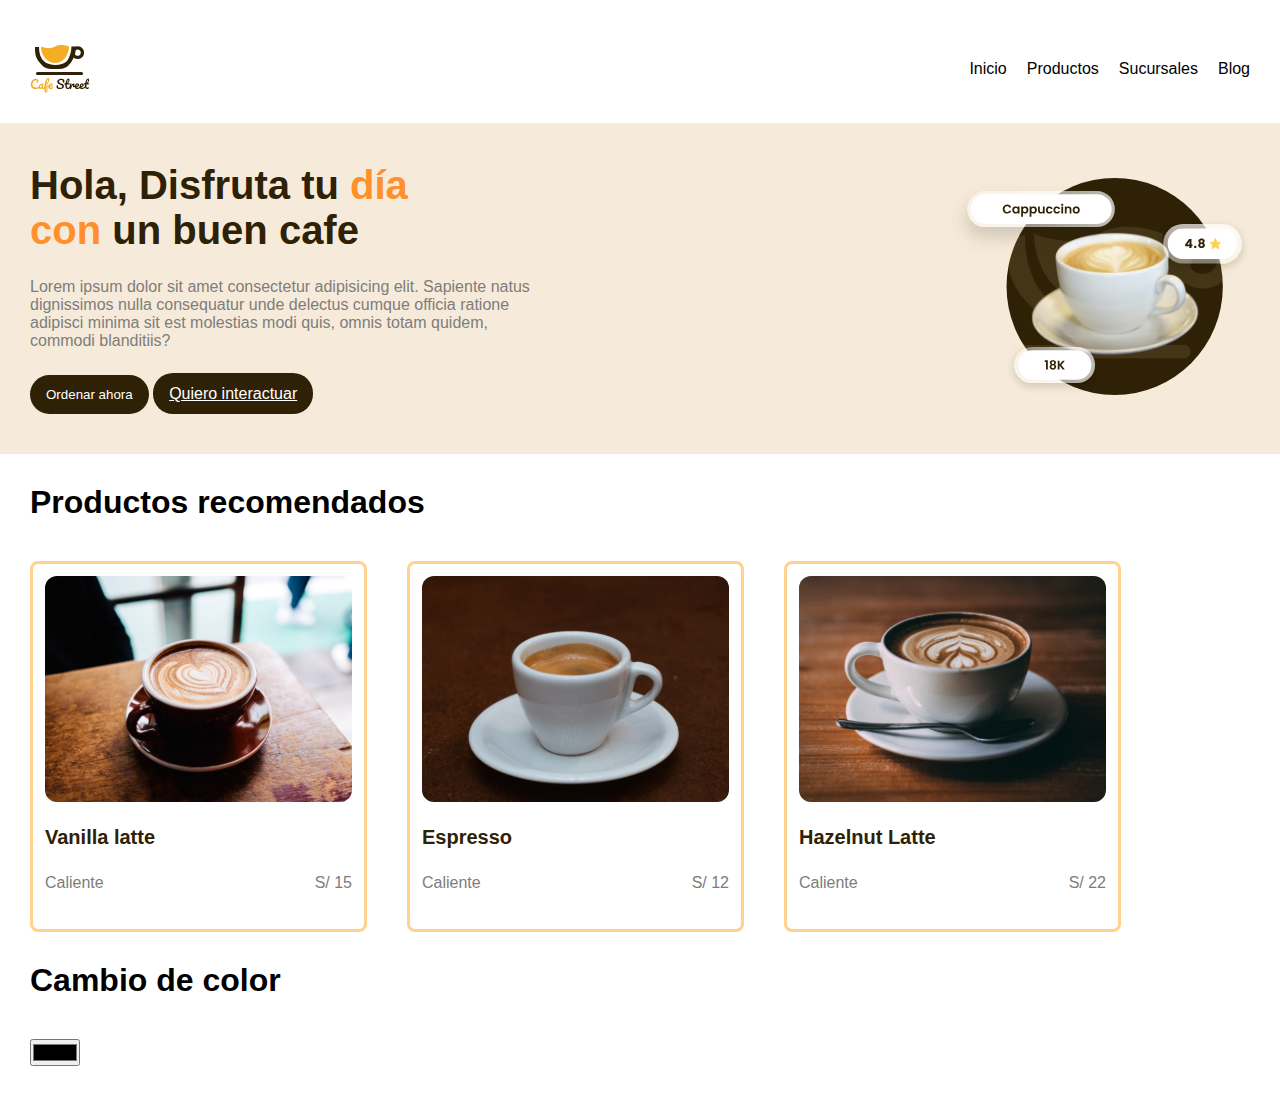
<file: index.html>
<!DOCTYPE html>
<html lang="en">
  <head>
    <meta charset="UTF-8" />
    <meta name="viewport" content="width=device-width, initial-scale=1.0" />
    <title>Enter Tech Cafe</title>
    <style>
      /* reset para remover los espacios por defecto */
      * {
        margin: 0;
        padding: 0;
        box-sizing: border-box;
      }

      body {
        font-family: Verdana, sans-serif;
      }

      header {
        padding: 30px;
      }

      nav {
        /* border: solid; */
        display: flex;
        /* alineación horizontal */
        justify-content: space-between;
        /* alineació vertical */
        align-items: center;
        margin-top: 15px;
      }

      ul {
        display: flex;
        list-style: none;
        gap: 20px;
      }

      .hero {
        display: flex;
        padding: 40px 30px;
        flex-wrap: wrap;
        gap: 20px;
        background-color: #f6ebda;
        justify-content: space-between;
        align-items: center;
      }

      h1 {
        font-size: 40px;
        max-width: 400px;
        color: #2f2105;
      }

      p {
        max-width: 500px;
        margin-top: 25px;
        margin-bottom: 25px;
        color: #7e7d7a;
      }

      .btn-style {
        background-color: #2f2105;
        color: #fff;
        border: none;
        padding: 12px 16px;
        font-family: Verdana, sans-serif;
        border-radius: 20px;
      }

      .text-orange {
        color: #ff902b;
      }

      .products-container {
        margin: 30px;
      }

      h2 {
        margin-bottom: 40px;
        font-size: 32px;
      }

      .products-list {
        display: flex;
        flex-wrap: wrap;
        gap: 40px;
      }

      .products-list > div {
        border: solid #ffd28f;
        border-radius: 8px;
        padding: 12px;
      }

      .products-list > div > h4 {
        color: #2f2105;
        margin-top: 20px;
        font-size: 20px;
      }

      .products-list > div > p {
        display: flex;
        justify-content: space-between;
      }
    </style>
  </head>
  <body>
    <!-- Menu de navegacion -->
    <header>
      <nav>
        <img src="./images/logo.svg" alt="" />
        <ul>
          <li>Inicio</li>
          <li>Productos</li>
          <li>Sucursales</li>
          <li>Blog</li>
        </ul>
      </nav>
    </header>
    <main>
      <!-- hero de la web -->
      <section class="hero">
        <!-- <script>
          const nombreDeUsuario = prompt(
            "Hola, escribe tu nombre para iniciar!"
          );
        </script> -->
        <div>
          <h1>
            Hola,
            <!-- <script>
              document.write(nombreDeUsuario);
            </script> -->
            Disfruta tu <span class="text-orange">día con</span> un buen cafe
          </h1>
          <p>
            Lorem ipsum dolor sit amet consectetur adipisicing elit. Sapiente
            natus dignissimos nulla consequatur unde delectus cumque officia
            ratione adipisci minima sit est molestias modi quis, omnis totam
            quidem, commodi blanditiis?
          </p>
          <button class="btn-style">Ordenar ahora</button>
          <a class="btn-style" href="./interactivo.html">Quiero interactuar</a>
        </div>
        <div>
          <img src="./images/img-hero.svg" width="300" alt="" />
        </div>
      </section>
      <!-- Productos recomendados -->
      <section class="products-container">
        <h2>Productos recomendados</h2>
        <!-- Lista de productos -->
        <!-- contenedor de mi lista -->
        <div class="products-list">
          <!-- item1 de mi lista -->
          <div>
            <img src="./images/vanilla-late.svg" alt="" />
            <h4>Vanilla latte</h4>
            <p>
              <span>Caliente</span>
              <span>S/ 15</span>
            </p>
          </div>
          <!-- item2 de mi lista -->
          <div>
            <img src="./images/espresso.svg" alt="" />
            <h4>Espresso</h4>
            <p>
              <span>Caliente</span>
              <span>S/ 12</span>
            </p>
          </div>
          <!-- item3 de mi lista -->
          <div>
            <img src="./images/hazelnut-latte.svg" alt="" />
            <h4>Hazelnut Latte</h4>
            <p>
              <span>Caliente</span>
              <span>S/ 22</span>
            </p>
          </div>
        </div>
      </section>
      <section class="products-container">
        <h2>Cambio de color</h2>
        <input type="color" id="input-color" />
      </section>
    </main>
    <!-- ANTES DE CERRAR EL BODY -->
    <!-- <script src="./app.js"></script> -->
  </body>
</html>
</file>
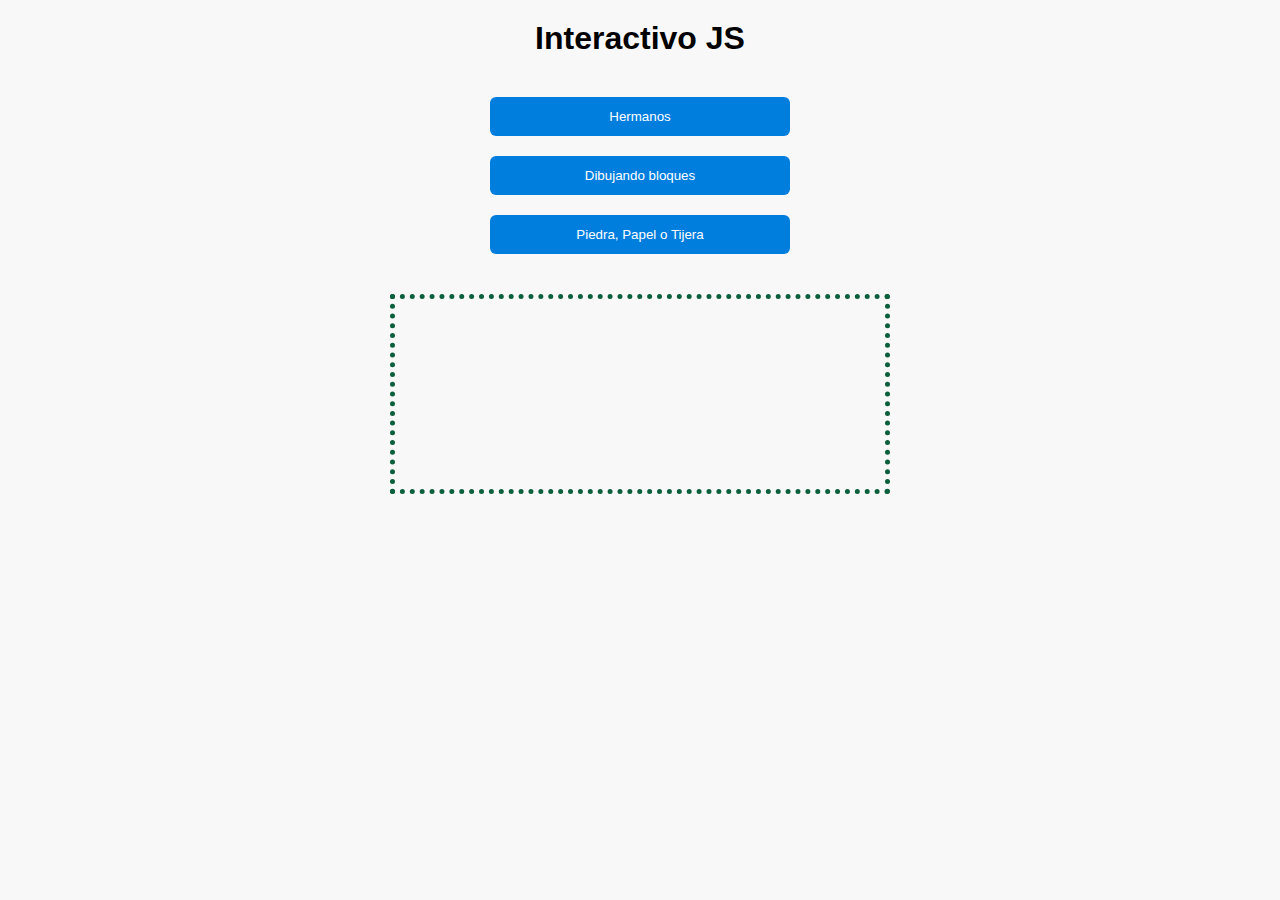
<file: interactivo.html>
<!DOCTYPE html>
<html lang="en">
  <head>
    <meta charset="UTF-8" />
    <meta name="viewport" content="width=device-width, initial-scale=1.0" />
    <title>Document</title>
    <link rel="stylesheet" href="./styles.css" />
  </head>
  <body>
    <main>
      <section class="title-container">
        <h1>Interactivo JS</h1>
      </section>
      <section class="btn-area">
        <button onclick="guardarNombresDeHermanos()">Hermanos</button>
        <button>Dibujando bloques</button>
        <button>Piedra, Papel o Tijera</button>
      </section>
      <section id="game-area"></section>
    </main>
    <script src="./app.js"></script>
  </body>
</html>
</file>
<file: styles.css>
* {
  margin: 0;
  padding: 0;
  box-sizing: border-box;
}

body {
  font-family: Verdana, sans-serif;
  background-color: #f8f8f8;
}

.title-container {
  text-align: center;
  margin: 20px;
}

.btn-area {
  display: flex;
  flex-direction: column;
  align-items: center;
  gap: 20px;
  max-width: 300px;
  margin: auto;
  margin-top: 40px;
}

button {
  width: 100%;
  padding: 12px;
  font-family: Verdana, sans-serif;
  background-color: rgb(0, 126, 222);
  color: #fff;
  border: none;
  border-radius: 6px;
  cursor: pointer;
}

button:last-child {
  margin-bottom: 40px;
}

#game-area {
  min-height: 200px;
  border: dotted 5px rgb(10, 95, 60);
  max-width: 500px;
  margin: auto;
}
</file>
